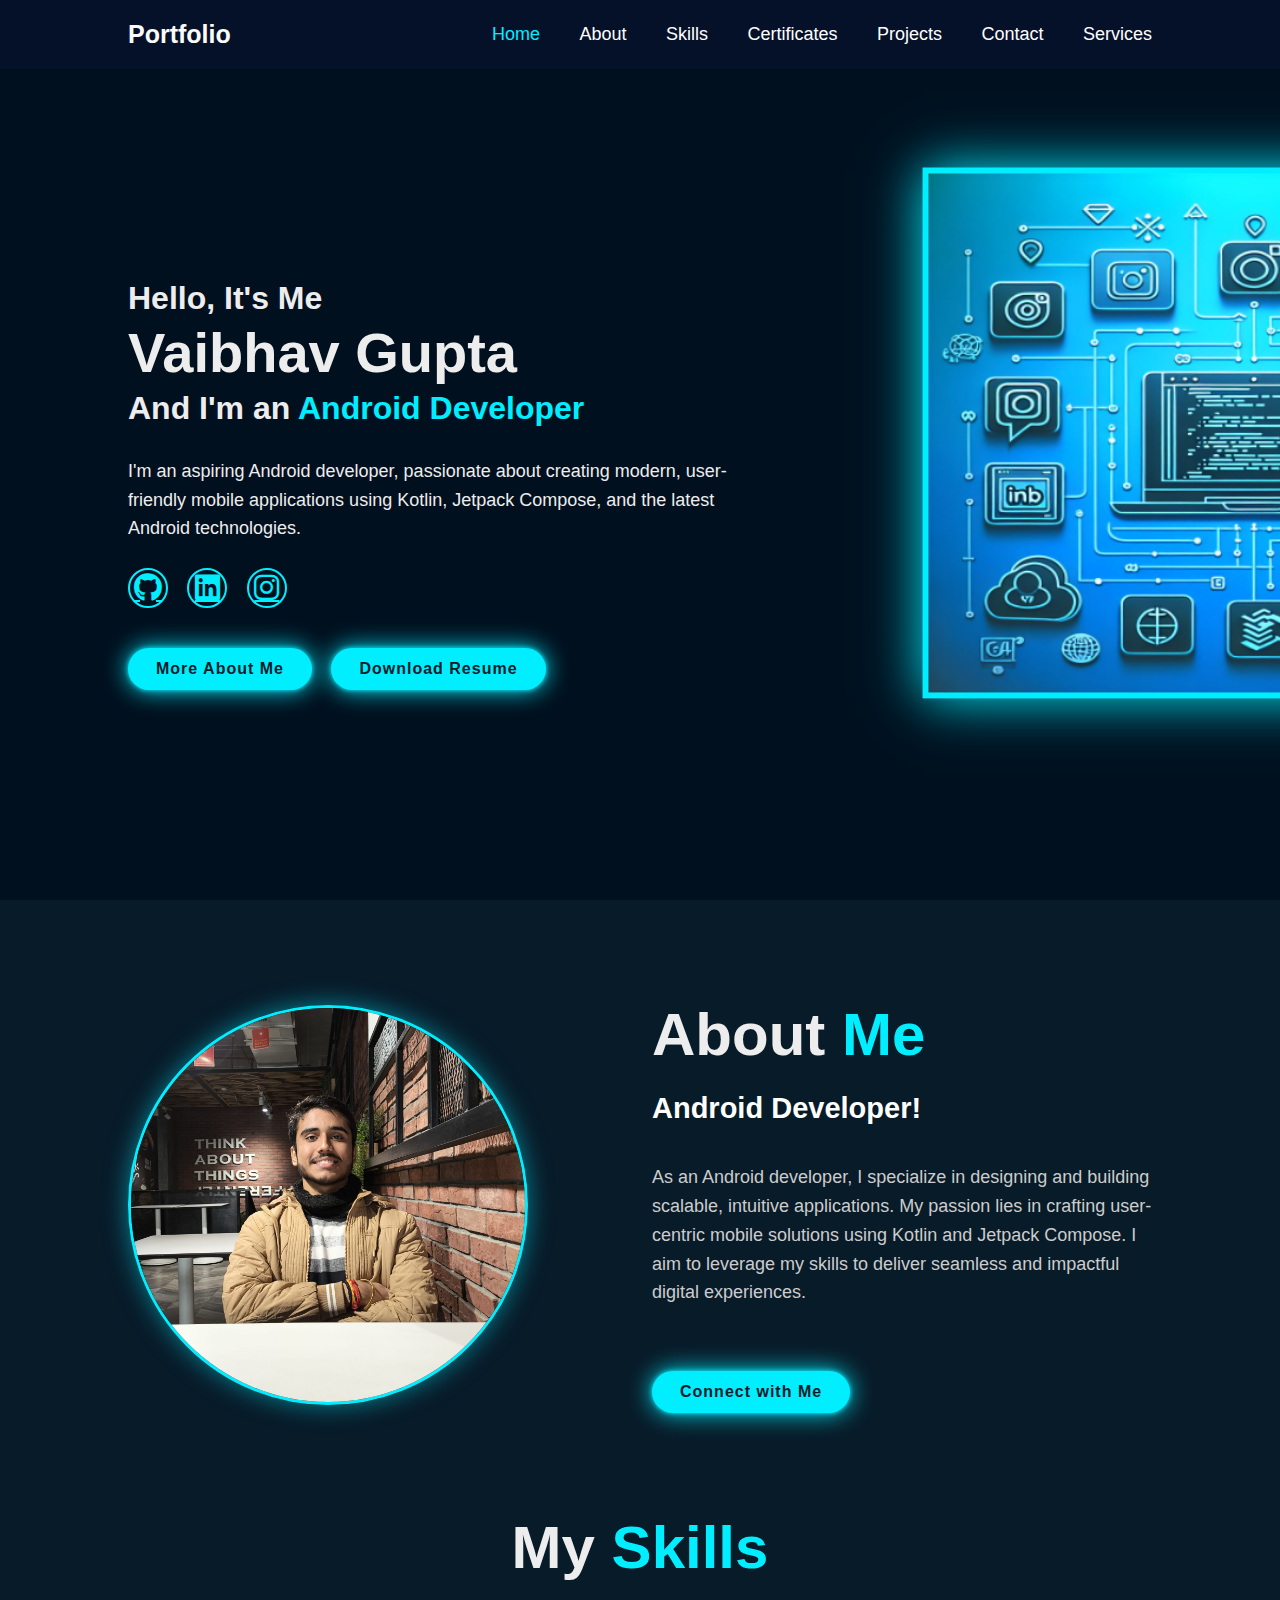
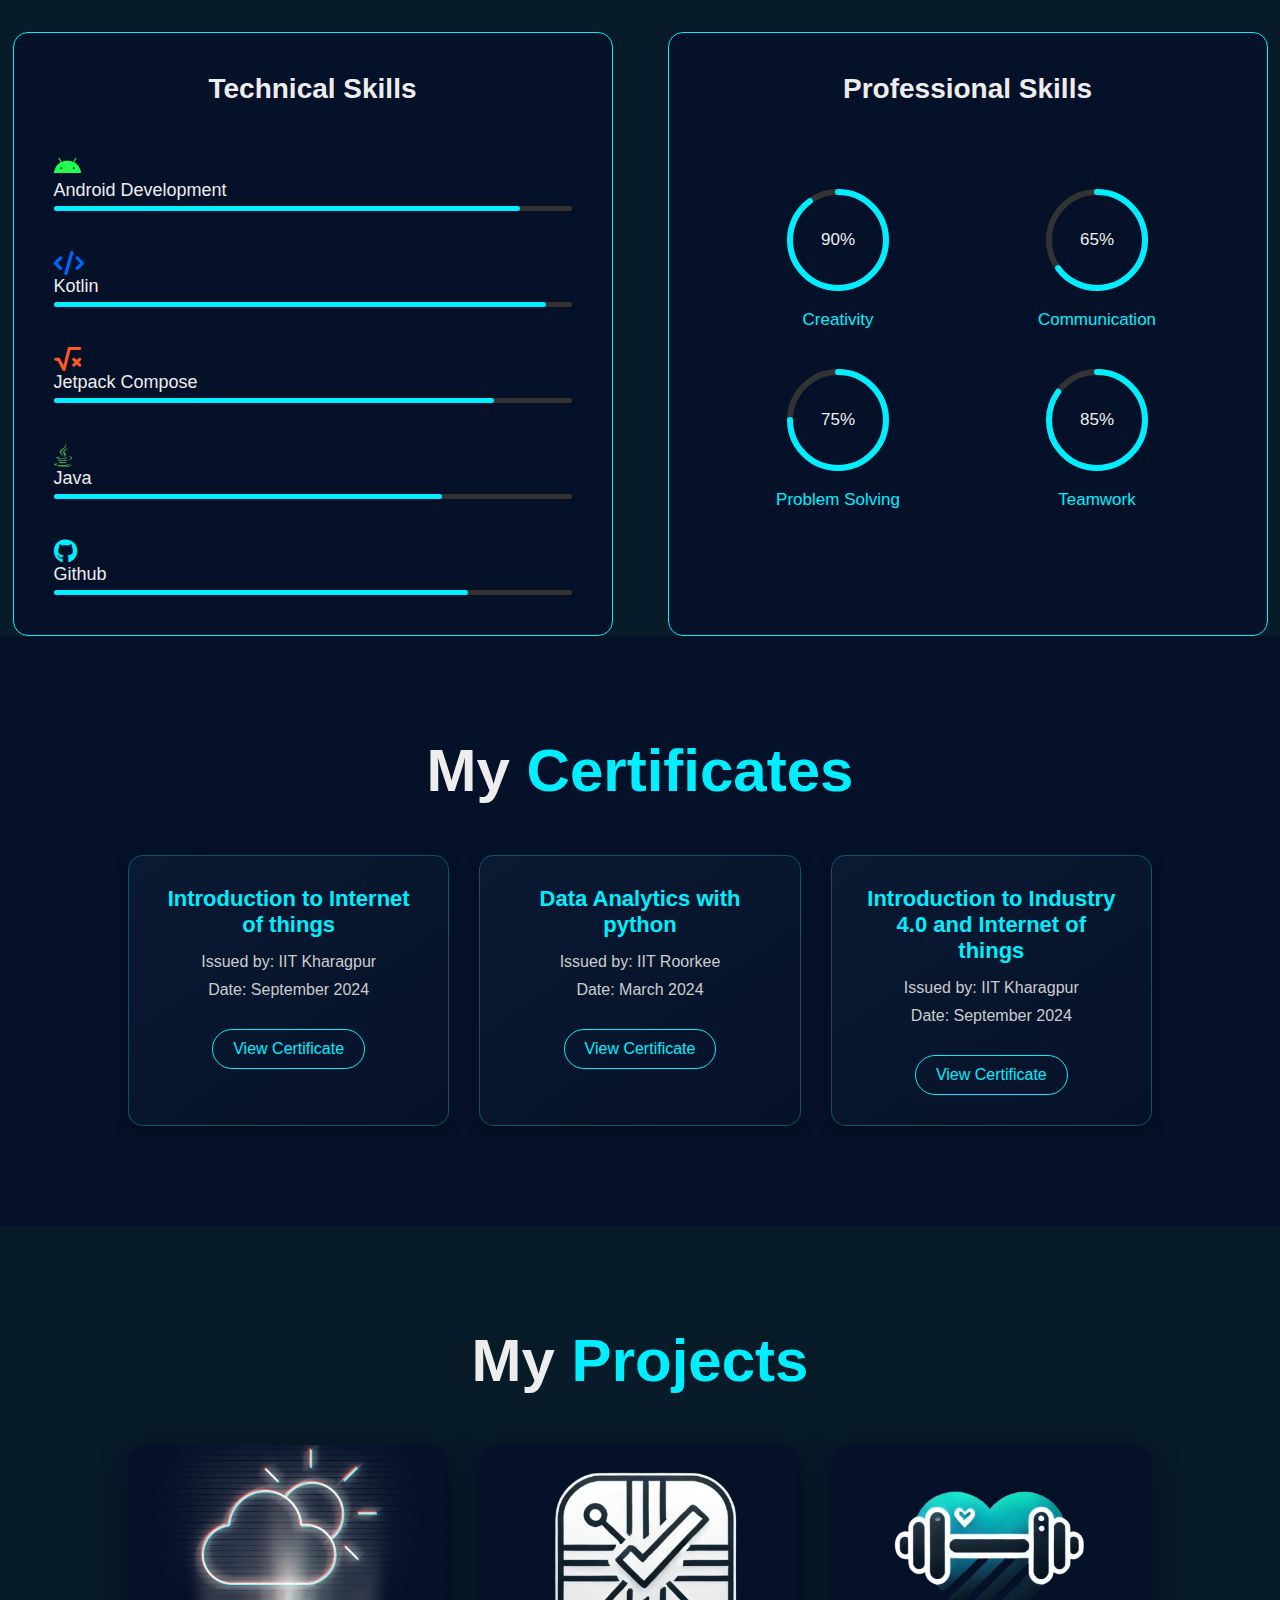
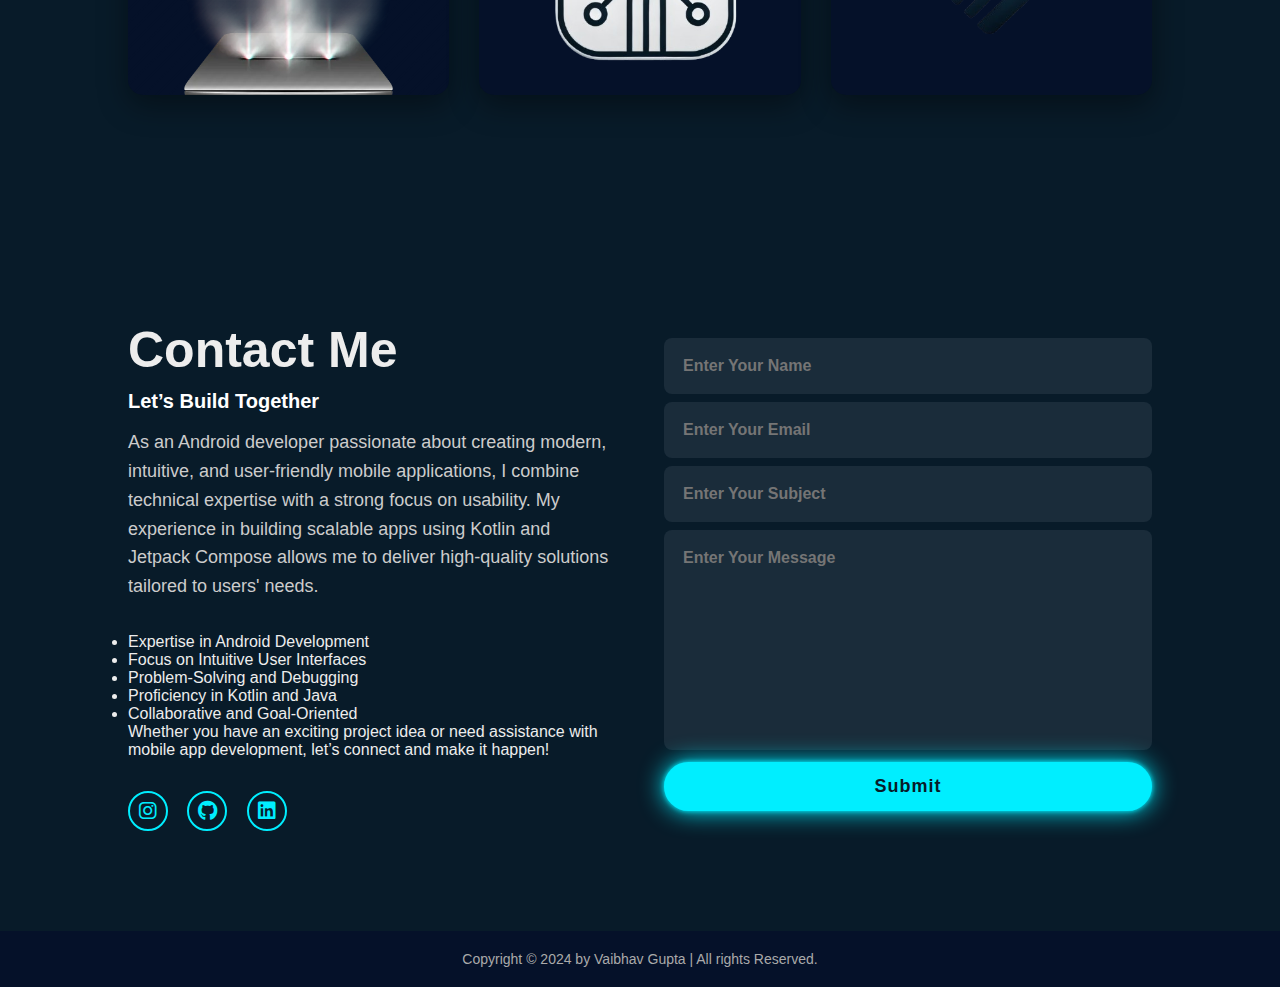
<file: index.html>
<!DOCTYPE html>
<html lang="en">
<head>
    <meta charset="UTF-8" />
    <meta name="viewport" content="width=device-width, initial-scale=1.0" />
    <title>Android Developer Portfolio</title>
    <link rel="stylesheet" href="style.css" />
    <link href="https://cdnjs.cloudflare.com/ajax/libs/font-awesome/6.0.0-beta3/css/all.min.css" rel="stylesheet" />
</head>

<body>
    <div class="img"></div>
    <header class="header">
    <a href="#" class="logo">Portfolio</a>
    <nav class="navbar">
        <a href="#home" style="--i: 1" class="active">Home</a>
        <a href="#about" >About</a>
        <a href="#skills">Skills</a>
        <a href="#certificates">Certificates</a>
        <a href="#projects">Projects</a>
        <a href="#contact">Contact</a>
        <a href="services.html" target="_main">Services</a>
    </nav>
    </header>

    <section class="home" id="home">
    <div class="home-content">

        <h3>Hello, It's Me</h3>
        <h1>Vaibhav Gupta</h1>
        <h3>And I'm an <span class="text">Android Developer</span></h3>
        <p>
        I'm an aspiring Android developer, passionate about creating modern, user-friendly mobile applications using Kotlin, Jetpack Compose, and the latest Android technologies.
        </p>

        <div class="home-sci">
        <a class="icon" href="https://github.com/VaibhavGupta-1"><i class="fa-brands fa-github"></i></a>
        <a class="icon" href="https://www.linkedin.com/in/vaibhav-gupta-5404ba302/n" ><i class="fa-brands fa-linkedin"></i></a>
        <a class="icon" href="https://www.instagram.com/vaibhav_gupta777/" ><i class="fa-brands fa-instagram"></i></a>
        </div>

        <a href="#about" class="btn-box">More About Me</a>
        <a href="https://drive.google.com/file/d/14pwEfbMksfvCnhjZpl8eV95N2S9KXSWY/view?usp=drive_link" target="_main" class="btn-box">Download Resume</a>
    </div>
    </section>

    <section id="about" class="about">
    <div>
        <img
        src="image copy 5.png"
        height="400px"
        width="400px" />
    </div>
    <div class="about-text">
        <h2>About <span>Me</span></h2>
        <h4>Android Developer!</h4>
        <p>
        As an Android developer, I specialize in designing and building scalable, intuitive applications. My passion lies in crafting user-centric mobile solutions using Kotlin and Jetpack Compose. I aim to leverage my skills to deliver seamless and impactful digital experiences.
        </p>
        <a href="#contact" class="btn-box">Connect with Me</a>
    </div>
    </section>
    <h1 class="sub-title" id="skills">My<span> Skills</span></h1>
    <section >
        <div class="skills-wrapper">
            <div class="container1" >
            <h1 class="heading1">Technical Skills</h1>
            <div class="Technical-bars">
                <div class="bar"><i style="color:#22fc51" class="fa-brands fa-android"></i>
                <div class="info">
                    <span>Android Development</span>
                </div>
                <div class="progress-line android">
                    <span></span>
                </div>
                </div>

                <div class="bar">
                    <i style="color:#0066FF" class="fa-solid fa-code"></i>
                    <div class="info">
                        <span>Kotlin</span>
                    </div>
                    <div class="progress-line kotlin">
                        <span></span>
                    </div>
                </div>

                <div class="bar">
                    <i style="color:#FF5722" class="fa-solid fa-square-root-alt"></i>
                    <div class="info">
                        <span>Jetpack Compose</span>
                    </div>
                    <div class="progress-line jetpack">
                        <span></span>
                    </div>
                </div>

                <div class="bar">
                    <i style="color:#4CAF50" class="fa-brands fa-java"></i>
                    <div class="info">
                        <span>Java</span>
                    </div>
                    <div class="progress-line java">
                        <span></span>
                    </div>
                </div>

                <div class="bar">
                    <i style="color:#0ef" class="fa-brands fa-github"></i>
                    <div class="info">
                        <span>Github</span>
                    </div>
                    <div class="progress-line github">
                        <span></span>
                    </div>
                </div>
            </div>
            </div>

            <div class="container1">
                <h1 class="heading1">Professional Skills</h1>
                <div class="radial-bars">

                    <div class="radial-bar" data-percentage="90">
                        <svg x="0px" y="0px" viewBox="0 0 200 200">
                            <circle class="progress-bar" cx="100" cy="100" r="80"></circle>
                            <circle class="path path-1" cx="100" cy="100" r="80"></circle>
                        </svg>
                        <div class="percentage">90%</div>
                        <div class="text">Creativity</div>
                    </div>

                    <div class="radial-bar" data-percentage="65">
                        <svg x="0px" y="0px" viewBox="0 0 200 200">
                            <circle class="progress-bar" cx="100" cy="100" r="80"></circle>
                            <circle class="path path-1" cx="100" cy="100" r="80"></circle>
                        </svg>
                        <div class="percentage">65%</div>
                        <div class="text">Communication</div>
                    </div>

                    <div class="radial-bar" data-percentage="75">
                        <svg x="0px" y="0px" viewBox="0 0 200 200">
                            <circle class="progress-bar" cx="100" cy="100" r="80"></circle>
                            <circle class="path path-1" cx="100" cy="100" r="80"></circle>
                        </svg>
                        <div class="percentage">75%</div>
                        <div class="text">Problem Solving</div>
                    </div>

                    <div class="radial-bar" data-percentage="85">
                        <svg x="0px" y="0px" viewBox="0 0 200 200">
                            <circle class="progress-bar" cx="100" cy="100" r="80"></circle>
                            <circle class="path path-1" cx="100" cy="100" r="80"></circle>
                        </svg>
                        <div class="percentage">85%</div>
                        <div class="text">Teamwork</div>
                    </div>
                </div>
            </div>
        </div>
    </section>

    <section id="certificates" class="certificates">
        <h1 class="sub-title">My<span> Certificates</span></h1>
        <div class="certificates-content">
            <div class="certificate-item">
                <h3>Introduction to Internet of things</h3>
                <p>Issued by: IIT Kharagpur</p>
                <p>Date: September 2024</p>
                <a href="https://drive.google.com/file/d/1J6Ava2M9Lmw06WVb8jsR2lTUq85kBnqJ/view?usp=drivesdk" target="_blank">View Certificate</a>
            </div>
            <div class="certificate-item">
                <h3>Data Analytics with python</h3>
                <p>Issued by: IIT Roorkee</p>
                <p>Date: March 2024</p>
                <a href="https://drive.google.com/file/d/1JgTDAV_Eli4mUos6L7oKMYB2Gt7UWw84/view?usp=drivesdk" target="_blank">View Certificate</a>
            </div>
            <div class="certificate-item">
                <h3>Introduction to Industry 4.0 and Internet of things</h3>
                <p>Issued by: IIT Kharagpur</p>
                <p>Date: September 2024</p>
                <a href="https://drive.google.com/file/d/1JYNeWEdsv9caKmBVF66de8aFf-vpNVkF/view?usp=drivesdk" target="_blank">View Certificate</a>
            </div>
        </div>
    </section>

    <section id="projects" class="project">
        <h1 class="sub-title">My<span> Projects</span></h1>
        <div class="project-content">
        <div class="row">
        <img src="image copy 2.png">
        <div class="layer">
            <h5>Weather App</h5>
            <p>A Kotlin-based weather forecasting app with real-time updates.</p>
            <a href="https://github.com/VaibhavGupta-1/weather-app"><i class="fa-solid fa-arrow-up-right-from-square"></i></a>
        </div>
        </div>

        <div class="row">
        <img src="image copy 3.png">
        <div class="layer">
            <h5>Task Manager</h5>
            <p>An intuitive task management app built with Jetpack Compose.</p>
            <a href="https://github.com/VaibhavGupta-1/task-manager"><i class="fa-solid fa-arrow-up-right-from-square"></i></a>
        </div>
        </div>

        <div class="row">
        <img src="image copy 4.png">
        <div class="layer">
            <h5>Fitness Tracker</h5>
            <p>A fitness tracking app leveraging Android APIs for real-time data.</p>
            <a href="https://github.com/VaibhavGupta-1/fitness-tracker"><i class="fa-solid fa-arrow-up-right-from-square"></i></a>
        </div>
        </div>
    </div>
    </section>
    <section class="contact" id="contact">
        <div class="contact-text">
            <h2>Contact <span> Me</span></h2>
            <h4>Let’s Build Together</h4>
            <p>As an Android developer passionate about creating modern, intuitive, and user-friendly mobile applications,
                I combine technical expertise with a strong focus on usability. My experience in building scalable apps
                using Kotlin and Jetpack Compose allows me to deliver high-quality solutions tailored to users' needs.
                <br>
                <div class="text-userExperience">
                    <li>Expertise in Android Development</li>
                    <li>Focus on Intuitive User Interfaces</li>
                    <li>Problem-Solving and Debugging</li>
                    <li>Proficiency in Kotlin and Java</li>
                    <li>Collaborative and Goal-Oriented</li>
                </div>
                Whether you have an exciting project idea or need assistance with mobile app development, let’s connect and make it happen!
            </p>
            <div class="contact-icons">
                <a href="https://www.instagram.com/vaibhav_gupta777/" target="_blank"><i class="fa-brands fa-instagram"></i></a>
                <a href="https://github.com/VaibhavGupta-1" target="_blank"><i class="fa-brands fa-github"></i></a>
                <a href="https://www.linkedin.com/in/vaibhav-gupta-5404ba302/" target="_blank"><i class="fa-brands fa-linkedin"></i></a>
            </div>
        </div>
        <div class="contact-form">
            <form id="form" action="https://formspree.io/f/xjkklqaw" method="POST">
                <input name="name" type="text" placeholder="Enter Your Name" required>
                <input name="email" type="email" placeholder="Enter Your Email" required>
                <input name="subject" type="text" placeholder="Enter Your Subject">
                <textarea name="message" cols="30" rows="5" placeholder="Enter Your Message"></textarea>
                <input type="submit" value="Submit" class="send">
            </form>

        </div>
    </section>

    <footer class="footer">
    <p>Copyright &copy; 2024 by Vaibhav Gupta | All rights Reserved.</p>
    </footer>
</body>
</html>
</file>
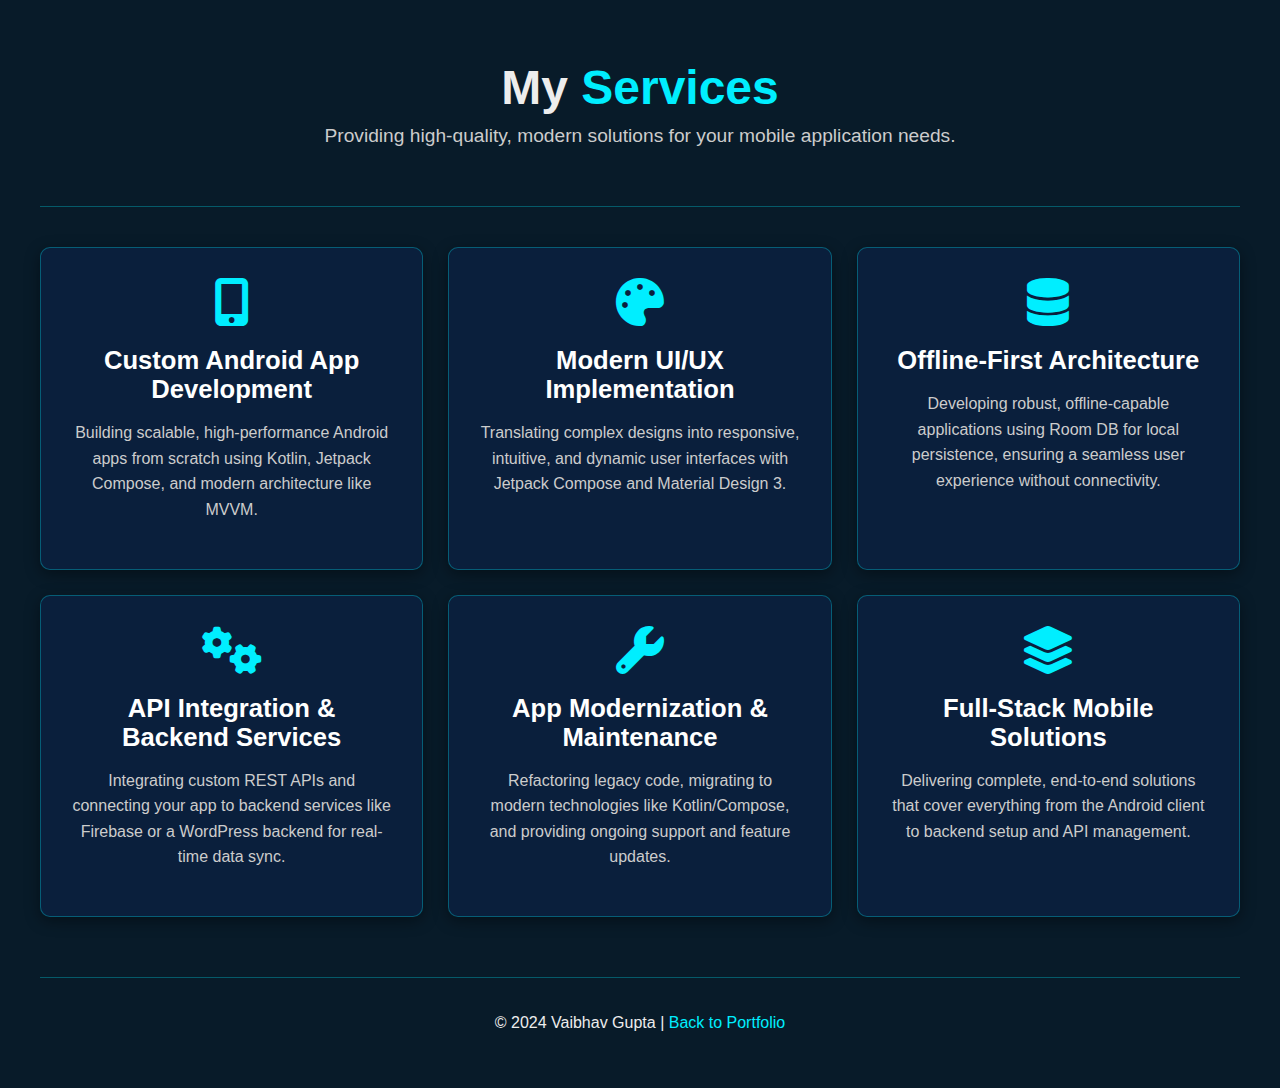
<file: services.html>
<!DOCTYPE html>
<html lang="en">
<head>
    <meta charset="UTF-8">
    <meta name="viewport" content="width=device-width, initial-scale=1.0">
    <meta name="description" content="Services offered by Vaibhav Gupta in Android development, UI/UX implementation, and full-stack mobile solutions.">
    <title>Services | Vaibhav Gupta</title>
    <!-- Font Awesome for Icons -->
    <link rel="stylesheet" href="https://cdnjs.cloudflare.com/ajax/libs/font-awesome/6.0.0-beta3/css/all.min.css">
    <style>
        :root {
            --primary-color: #0ef;
            --background-color: #081b29;
            --text-color: #ededed;
            --card-bg-color: #0a1f3c; /* Darker card background */
            --border-color: rgba(0, 238, 255, 0.3);
        }
        body {
            margin: 0;
            font-family: 'Poppins', sans-serif; /* Matching font with portfolio */
            color: var(--text-color);
            background-color: var(--background-color);
        }
        .container {
            max-width: 1200px;
            margin: 0 auto;
            padding: 20px;
        }
        header {
            text-align: center;
            padding: 40px 0;
            border-bottom: 1px solid var(--border-color);
            margin-bottom: 40px;
        }
        header h1 {
            color: var(--text-color);
            font-size: 3rem;
            margin: 0;
        }
        header h1 span {
            color: var(--primary-color);
        }
        header p {
            font-size: 1.2rem;
            margin-top: 10px;
            color: #ccc;
        }
        .services-grid {
            display: grid;
            grid-template-columns: repeat(auto-fit, minmax(320px, 1fr));
            gap: 25px;
        }
        .service-card {
            background-color: var(--card-bg-color);
            border: 1px solid var(--border-color);
            border-radius: 10px;
            padding: 30px;
            box-shadow: 0 4px 15px rgba(0, 0, 0, 0.4);
            transition: transform 0.3s ease, box-shadow 0.3s ease, border-color 0.3s ease;
            cursor: pointer;
            text-align: center;
        }
        .service-card:hover {
            transform: translateY(-10px);
            box-shadow: 0 10px 25px rgba(0, 238, 255, 0.15);
            border-color: var(--primary-color);
        }
        .service-card .icon {
            font-size: 3rem;
            color: var(--primary-color);
            margin-bottom: 20px;
        }
        .service-card h3 {
            font-size: 1.6rem;
            margin: 0 0 15px;
            color: #fff;
        }
        .service-card p {
            font-size: 1rem;
            line-height: 1.6;
            color: #ccc;
        }
        footer {
            text-align: center;
            margin-top: 60px;
            padding: 20px 0;
            border-top: 1px solid var(--border-color);
        }
        footer a {
            color: var(--primary-color);
            text-decoration: none;
            font-weight: 500;
        }
        footer a:hover {
            text-decoration: underline;
        }
        /* Modal Styles */
        .modal {
            display: none;
            position: fixed;
            top: 0;
            left: 0;
            width: 100%;
            height: 100%;
            background-color: rgba(0, 0, 0, 0.8);
            z-index: 1000;
            justify-content: center;
            align-items: center;
        }
        .modal-content {
            background-color: var(--card-bg-color);
            padding: 30px;
            border-radius: 10px;
            border-top: 5px solid var(--primary-color);
            width: 90%;
            max-width: 500px;
            text-align: left;
            position: relative;
        }
        .modal-content h3 {
            color: var(--primary-color);
            margin-top: 0;
            margin-bottom: 25px;
            text-align: center;
        }
        .modal-content label {
            display: block;
            margin: 10px 0 5px;
            font-weight: 500;
            color: #ccc;
        }
        .modal-content input, .modal-content textarea {
            width: 100%;
            padding: 12px;
            margin-bottom: 15px;
            border: 1px solid var(--border-color);
            border-radius: 5px;
            background-color: var(--background-color);
            color: var(--text-color);
            box-sizing: border-box; /* Important for padding */
        }
        .modal-content input:focus, .modal-content textarea:focus {
            outline: none;
            border-color: var(--primary-color);
        }
        .modal-content button[type="submit"] {
            background-color: var(--primary-color);
            color: var(--background-color);
            padding: 12px 25px;
            width: 100%;
            border: none;
            border-radius: 5px;
            cursor: pointer;
            font-size: 1rem;
            font-weight: 600;
            transition: background-color 0.3s, box-shadow 0.3s;
        }
        .modal-content button[type="submit"]:hover {
            box-shadow: 0 0 15px var(--primary-color);
        }
        .modal-content .close {
            position: absolute;
            top: 15px;
            right: 15px;
            background: none;
            border: none;
            color: var(--text-color);
            font-size: 1.5rem;
            cursor: pointer;
        }
    </style>
</head>
<body>
<div class="container">
    <header>
        <h1>My <span>Services</span></h1>
        <p>Providing high-quality, modern solutions for your mobile application needs.</p>
    </header>
    <div class="services-grid">
        <div class="service-card" data-service="Custom Android App Development">
            <i class="fas fa-mobile-alt icon"></i>
            <h3>Custom Android App Development</h3>
            <p>Building scalable, high-performance Android apps from scratch using Kotlin, Jetpack Compose, and modern architecture like MVVM.</p>
        </div>
        <div class="service-card" data-service="Modern UI/UX Implementation">
            <i class="fas fa-palette icon"></i>
            <h3>Modern UI/UX Implementation</h3>
            <p>Translating complex designs into responsive, intuitive, and dynamic user interfaces with Jetpack Compose and Material Design 3.</p>
        </div>
        <div class="service-card" data-service="Offline-First Architecture">
            <i class="fas fa-database icon"></i>
            <h3>Offline-First Architecture</h3>
            <p>Developing robust, offline-capable applications using Room DB for local persistence, ensuring a seamless user experience without connectivity.</p>
        </div>
        <div class="service-card" data-service="API Integration & Backend Services">
            <i class="fas fa-cogs icon"></i>
            <h3>API Integration & Backend Services</h3>
            <p>Integrating custom REST APIs and connecting your app to backend services like Firebase or a WordPress backend for real-time data sync.</p>
        </div>
        <div class="service-card" data-service="App Modernization & Maintenance">
            <i class="fas fa-wrench icon"></i>
            <h3>App Modernization & Maintenance</h3>
            <p>Refactoring legacy code, migrating to modern technologies like Kotlin/Compose, and providing ongoing support and feature updates.</p>
        </div>
        <div class="service-card" data-service="Full-Stack Mobile Solutions">
            <i class="fas fa-layer-group icon"></i>
            <h3>Full-Stack Mobile Solutions</h3>
            <p>Delivering complete, end-to-end solutions that cover everything from the Android client to backend setup and API management.</p>
        </div>
    </div>
    <footer>
        <p>© 2024 Vaibhav Gupta | <a href="index.html">Back to Portfolio</a></p>
    </footer>
</div>

<!-- Modal -->
<div class="modal" id="serviceModal">
    <div class="modal-content">
        <button class="close" onclick="closeModal()">×</button>
        <h3 id="modalTitle"></h3>
        <form action="https://formspree.io/f/xjkklqaw" method="POST">
            <input type="hidden" name="service_request" id="serviceRequestInput">
            <label for="name">Your Name:</label>
            <input type="text" id="name" name="name" required>
            <label for="email">Your Email:</label>
            <input type="email" id="email" name="email" required>
            <label for="message">Project Details:</label>
            <textarea id="message" name="message" rows="4" placeholder="Please describe your project or requirements..." required></textarea>
            <button type="submit">Send Inquiry</button>
        </form>
    </div>
</div>

<script>
    const modal = document.getElementById("serviceModal");
    const modalTitle = document.getElementById("modalTitle");
    const serviceRequestInput = document.getElementById("serviceRequestInput");

    document.querySelectorAll(".service-card").forEach(card => {
        card.addEventListener("click", () => {
            const serviceName = card.getAttribute("data-service");
            modalTitle.textContent = `Inquiry: ${serviceName}`;
            serviceRequestInput.value = serviceName; // Set hidden input value for the form
            modal.style.display = "flex";
        });
    });

    function closeModal() {
        modal.style.display = "none";
    }

    window.addEventListener("click", (event) => {
        if (event.target === modal) {
            closeModal();
        }
    });
</script>
</body>
</html>
</file>
<file: style.css>
* {
    margin: 0;
    padding: 0;
    box-sizing: border-box;
    font-family: "Poppins", sans-serif;
}

html {
    scroll-behavior: smooth;
}

body {
    color: #ededed;
    background: #081b29;
}

/* Header Section */
.header {
    position: fixed;
    top: 0;
    left: 0;
    width: 100%;
    padding: 20px 10%;
    background: #051129;
    display: flex;
    justify-content: space-between;
    align-items: center;
    z-index: 100;
}

.logo {
    font-size: 25px;
    color: #fcfbfb;
    text-decoration: none;
    font-weight: 600;
}

.navbar a {
    font-size: 18px; /* Adjusted for better spacing */
    color: #fff;
    text-decoration: none;
    font-weight: 500;
    margin-left: 35px; /* Adjusted for better spacing */
    transition: color 0.3s ease;
}

.navbar a:hover,
.navbar a.active {
    color: #0ef;
}

/* Home Section */
.home {
    display: flex;
    align-items: center;
    height: 100vh;
    background: url("image.png") center/cover no-repeat;
    padding: 70px 10% 0;
}

.home-content {
    max-width: 600px;
}

.home-content h3 {
    font-size: 32px;
    font-weight: 700;
}

.home-content h3:nth-of-type(2) {
    margin-bottom: 30px;
}

.text {
    color: #0ef;
}

.home-content h1 {
    font-size: 56px;
    font-weight: 700;
    line-height: 1.3;
}

.home-content p {
    font-size: 18px;
    line-height: 1.6;
}

.home-sci {
    margin: 25px 0 40px;
}

.home-sci a {
    display: inline-flex;
    justify-content: center;
    align-items: center;
    font-size: 1.8rem;
    background: transparent;
    margin-right: 15px;
    color: #0ef;
    border: 2px solid #0ef;
    border-radius: 50%;
    width: 40px;
    height: 40px;
    transition: all 0.4s ease;
}

.home-sci a:hover {
    background: #0ef;
    color: #081b29;
    box-shadow: 0 0 20px #0ef;
}

.btn-box {
    display: inline-block;
    padding: 12px 28px;
    background: #0ef;
    border-radius: 40px;
    color: #081b29;
    font-size: 16px;
    letter-spacing: 1px;
    text-decoration: none;
    font-weight: 600;
    box-shadow: 0 0 5px #0ef, 0 0 25px #0ef;
    transition: box-shadow 0.3s ease;
    margin-right: 15px; /* Add margin for spacing between buttons */
}

.btn-box:hover {
    box-shadow: 0 0 5px cyan, 0 0 25px cyan, 0 0 50px cyan, 0 0 100px cyan, 0 0 200px cyan;
}

/* About Section */
.about {
    display: grid;
    grid-template-columns: repeat(2, 1fr);
    align-items: center;
    gap: 1.5rem;
    padding: 100px 10%;
}

.about img {
    width: 35vw;
    height: 35vw;
    max-width: 400px;
    max-height: 400px;
    object-fit: cover;
    border: 3px solid #0ef;
    border-radius: 50%;
    box-shadow: 0 0 25px rgba(0, 238, 255, 0.5);
    transition: all 0.4s ease;
}

.about img:hover {
    box-shadow: 0 0 50px rgba(0, 238, 255, 0.8);
    transform: scale(1.03);
}

.about-text h2 {
    font-size: 60px;
}

.about-text h2 span {
    color: #0ef;
}

.about-text h4 {
    font-size: 29px;
    font-weight: 600;
    color: #fff;
    line-height: 1.7;
    margin: 15px 0 30px;
}

.about-text p {
    color: #ccc;
    font-size: 18px;
    line-height: 1.6;
    margin-bottom: 4rem;
}

/* General Section Title Styling */
.sub-title {
    text-align: center;
    font-size: 60px;
    margin-bottom: 50px;
}

.sub-title span {
    color: #0ef;
}

/* Skills Section */
.skills {
    padding: 0 10% 100px; /* Reduced top padding as title is now inside */
}

.skills-wrapper {
    display: flex;
    justify-content: space-around;
    gap: 30px;
    flex-wrap: wrap; /* Allow wrapping on smaller screens */
}

.container1 {
    width: 100%;
    max-width: 600px;
    padding: 40px;
    background: #051129;
    border: 1px solid #0ef;
    border-radius: 15px;
}

.heading1 {
    text-align: center;
    text-decoration: none; /* Removed underline for cleaner look */
    font-size: 28px;
    margin-bottom: 50px;
}

.Technical-bars .bar {
    margin-top: 40px;
}

.Technical-bars .bar:first-child {
    margin-top: 0;
}

.Technical-bars .bar .info {
    margin-bottom: 5px;
    font-size: 18px;
    display: flex;
    align-items: center;
}

.Technical-bars .bar i {
    margin-right: 10px;
    font-size: 24px;
}

.Technical-bars .bar .progress-line {
    position: relative;
    border-radius: 10px;
    width: 100%;
    height: 5px;
    background-color: #333;
}

.Technical-bars .bar .progress-line span {
    height: 100%;
    background-color: #0ef;
    position: absolute;
    border-radius: 10px;
}

.progress-line.android span { width: 90%; }
.progress-line.kotlin span { width: 95%; }
.progress-line.jetpack span { width: 85%; }
.progress-line.java span { width: 75%; }
.progress-line.github span { width: 80%; }

.radial-bars {
    width: 100%;
    display: flex;
    flex-wrap: wrap;
    justify-content: space-evenly;
    align-items: flex-start;
}

.radial-bar {
    width: 50%;
    height: 170px;
    margin-bottom: 10px;
    position: relative;
    display: flex;
    flex-direction: column;
    align-items: center;
}

.radial-bar svg {
    position: absolute;
    top: 50%;
    left: 50%;
    transform: translate(-50%, -50%) rotate(-90deg);
    width: 120px;
    height: 160px;
}

.radial-bar .progress-bar {
    stroke-width: 10;
    stroke: #333;
    fill: transparent;
    stroke-dasharray: 502;
    stroke-linecap: round;
}

.path {
    stroke-width: 10;
    stroke: #0ef;
    fill: transparent;
    stroke-dasharray: 502;
    stroke-linecap: round;
}

.radial-bar[data-percentage="90"] .path-1 { stroke-dashoffset: calc(502 - (502 * 90 / 100)); }
.radial-bar[data-percentage="65"] .path-1 { stroke-dashoffset: calc(502 - (502 * 65 / 100)); }
.radial-bar[data-percentage="75"] .path-1 { stroke-dashoffset: calc(502 - (502 * 75 / 100)); }
.radial-bar[data-percentage="85"] .path-1 { stroke-dashoffset: calc(502 - (502 * 85 / 100)); }

.radial-bar .percentage {
    position: absolute;
    top: 50%;
    left: 50%;
    transform: translate(-50%, -50%);
    font-size: 17px;
    font-weight: 500;
}

.radial-bar .text {
    width: 100%;
    position: absolute;
    text-align: center;
    left: 50%;
    bottom: -5px;
    transform: translateX(-50%);
    font-size: 17px;
    font-weight: 500;
}

/* Experience Section */
.experience {
    padding: 100px 10%;
    background: #051129; /* Darker background to separate sections */
}

.experience-content {
    max-width: 900px;
    margin: 0 auto;
}

.experience-item {
    background: linear-gradient(145deg, #0a1a32, #081b29);
    border: 1px solid rgba(0, 238, 255, 0.2);
    border-left: 5px solid #0ef;
    border-radius: 10px;
    padding: 30px;
    transition: all 0.4s ease;
    box-shadow: 0 5px 20px rgba(0, 0, 0, 0.5);
}

.experience-item:hover {
    transform: translateY(-5px) scale(1.02);
    box-shadow: 0 10px 25px rgba(0, 238, 255, 0.15);
    border-color: #0ef;
}

.experience-item h3 {
    font-size: 24px;
    color: #0ef;
    margin-bottom: 5px;
}

.experience-item .company {
    font-size: 18px;
    font-weight: 500;
    color: #ededed;
    margin-bottom: 5px;
}

.experience-item .date {
    font-size: 15px;
    color: #aaa;
    margin-bottom: 20px;
    font-style: italic;
}

.experience-item ul {
    list-style-type: none;
    padding-left: 5px;
}

.experience-item ul li {
    font-size: 16px;
    line-height: 1.7;
    margin-bottom: 10px;
    color: #ccc;
    position: relative;
    padding-left: 25px;
}

.experience-item ul li::before {
    content: '▹';
    position: absolute;
    left: 0;
    color: #0ef;
    font-weight: 900;
}

/* Projects Section */
.project {
    padding: 100px 10%;
}

.project-content {
    display: grid;
    grid-template-columns: repeat(auto-fit, minmax(300px, 1fr));
    gap: 30px;
    margin-top: 50px;
}

.row {
    position: relative;
    border-radius: 15px;
    overflow: hidden;
    box-shadow: 0 10px 30px rgba(0, 0, 0, 0.4);
    transition: all 0.5s cubic-bezier(0.25, 0.8, 0.25, 1);
    background: #051129;
    height: 250px;
}

.row:hover {
    transform: translateY(-15px);
    box-shadow: 0 20px 40px rgba(0, 238, 255, 0.25);
}

.row img {
    width: 100%;
    height: 100%;
    object-fit: cover;
    transition: transform 0.8s ease, filter 0.4s ease;
}

.row:hover img {
    transform: scale(1.1);
    filter: brightness(0.5);
}

.layer {
    position: absolute;
    bottom: 0;
    left: 0;
    width: 100%;
    height: 100%;
    background: linear-gradient(to top, rgba(0, 0, 0, 0.9), transparent);
    display: flex;
    flex-direction: column;
    justify-content: flex-end;
    align-items: center;
    padding: 20px;
    text-align: center;
    opacity: 0;
    transform: translateY(30px);
    transition: all 0.5s ease;
}

.row:hover .layer {
    opacity: 1;
    transform: translateY(0);
}

.layer h5 {
    font-size: 22px;
    font-weight: 600;
    color: #fff;
    margin-bottom: 10px;
}

.layer p {
    color: #e0e0e0;
    font-size: 14px;
    margin-bottom: 20px;
}

.layer a {
    display: inline-flex;
    align-items: center;
    justify-content: center;
    width: 45px;
    height: 45px;
    background: #0ef;
    border-radius: 50%;
    color: #081b29;
    font-size: 1.2rem;
    transition: all 0.4s ease;
}

.layer a:hover {
    background: #fff;
    transform: scale(1.1);
    box-shadow: 0 0 20px #0ef;
}

/* Certificates Section */
.certificates {
    padding: 100px 10%;
    background: #051129;
}

.certificates-content {
    display: grid;
    grid-template-columns: repeat(auto-fit, minmax(300px, 1fr));
    gap: 30px;
}

.certificate-item {
    background: linear-gradient(145deg, #0a1a32, #051129);
    border: 1px solid rgba(0, 238, 255, 0.3);
    border-radius: 15px;
    padding: 30px;
    transition: all 0.4s ease;
    box-shadow: 0 5px 15px rgba(0, 0, 0, 0.3);
    text-align: center;
}

.certificate-item:hover {
    transform: translateY(-10px);
    box-shadow: 0 15px 30px rgba(0, 238, 255, 0.2);
    border-color: #0ef;
}

.certificate-item h3 {
    font-size: 22px;
    margin-bottom: 15px;
    color: #0ef;
}

.certificate-item p {
    font-size: 16px;
    margin-bottom: 10px;
    color: #ccc;
}

.certificate-item a {
    display: inline-block;
    margin-top: 20px;
    padding: 10px 20px;
    background: transparent;
    color: #0ef;
    border: 1px solid #0ef;
    border-radius: 30px;
    text-decoration: none;
    font-weight: 500;
    transition: all 0.3s ease;
}

.certificate-item a:hover {
    background: #0ef;
    color: #081b29;
    box-shadow: 0 0 15px #0ef;
}

/* Contact Section */
.contact {
    display: grid;
    grid-template-columns: repeat(2, 1fr);
    align-items: center;
    gap: 3rem;
    padding: 130px 10% 100px;
}

.contact-text h2 {
    font-size: 50px;
    line-height: 1;
    text-align: left;
}

.contact-text h4 {
    color: #fff;
    margin: 15px 0;
    font-size: 20px;
    font-weight: 600;
}

.contact-text p {
    color: #ccc;
    font-size: 18px;
    line-height: 1.6;
    margin-bottom: 2rem;
}

.contact-icons i {
    display: inline-flex;
    justify-content: center;
    align-items: center;
    width: 40px;
    height: 40px;
    background: transparent;
    border: 2px solid #0ef;
    border-radius: 50%;
    font-size: 20px;
    color: #0ef;
    margin-right: 15px;
    transition: 0.5s ease;
}

.contact-icons i:hover {
    background: #0ef;
    color: #000;
    box-shadow: 0 0 20px #0ef;
}

.contact-form form {
    position: relative;
}

.contact-form form input,
form textarea {
    border: none;
    outline: none;
    width: 100%;
    padding: 18px;
    background: #1a2c3a;
    color: #fff;
    font-size: 1rem;
    font-weight: 600;
    margin-bottom: 0.5rem;
    border-radius: 0.5rem;
    border: 1px solid transparent;
    transition: border-color 0.3s ease;
}

.contact-form form input:focus,
form textarea:focus {
    border-color: #0ef;
}

.contact-form textarea {
    resize: none;
    height: 220px;
}

.contact-form form .send {
    display: inline-block;
    padding: 14px 60px;
    background: #0ef;
    border: none;
    border-radius: 40px;
    font-size: 18px;
    color: #081b29;
    letter-spacing: 1px;
    text-decoration: none;
    font-weight: 600;
    cursor: pointer;
    box-shadow: 0 0 5px #0ef, 0 0 25px #0ef;
    transition: box-shadow 0.3s ease;
}

.contact-form form .send:hover {
    box-shadow: 0 0 5px cyan, 0 0 25px cyan, 0 0 50px cyan;
}

/* Footer */
.footer {
    text-align: center;
    padding: 20px 10%;
    background: #051129;
    color: #aaa;
    font-size: 14px;
}

/* Media Queries for Responsiveness */
@media (max-width: 1200px) {
    .header { padding: 20px 5%; }
    section { padding: 100px 5%; }
    .contact { padding: 100px 5%; }
}

@media (max-width: 992px) {
    .navbar { display: none; /* Example for mobile menu - implementation needed */ }
    .home { flex-direction: column; text-align: center; }
    .about { grid-template-columns: 1fr; text-align: center; }
    .about img { margin: 0 auto 30px; }
    .contact { grid-template-columns: 1fr; }
    .contact-text { margin-bottom: 30px; text-align: center; }
}

@media (max-width: 768px) {
    .home-content h1 { font-size: 48px; }
    .sub-title { font-size: 48px; }
    .contact-text h2 { font-size: 40px; }
}

/* Experience Section Styling */
.experience {
    padding: 100px 10%;
    background: #051129; /* A slightly darker background to separate it */
}

.experience-content {
    max-width: 800px;
    margin: 0 auto; /* Center the content box */
    background: #0a1f3c; /* A dark blue card background */
    padding: 30px 40px;
    border-radius: 10px;
    border-left: 5px solid #0ef;
    box-shadow: 0 5px 15px rgba(0, 0, 0, 0.3);
}

.experience-item h3 {
    font-size: 26px;
    color: #0ef;
}

.experience-item h4 {
    font-size: 18px;
    font-weight: 500;
    color: #ededed;
    margin: 5px 0;
}

.experience-item .experience-duration {
    font-size: 15px;
    color: #aaa;
    margin-bottom: 20px;
}

.experience-item ul {
    list-style-position: inside;
}

.experience-item ul li {
    font-size: 16px;
    line-height: 1.7;
    margin-bottom: 10px;
    color: #ccc;
}
</file>
